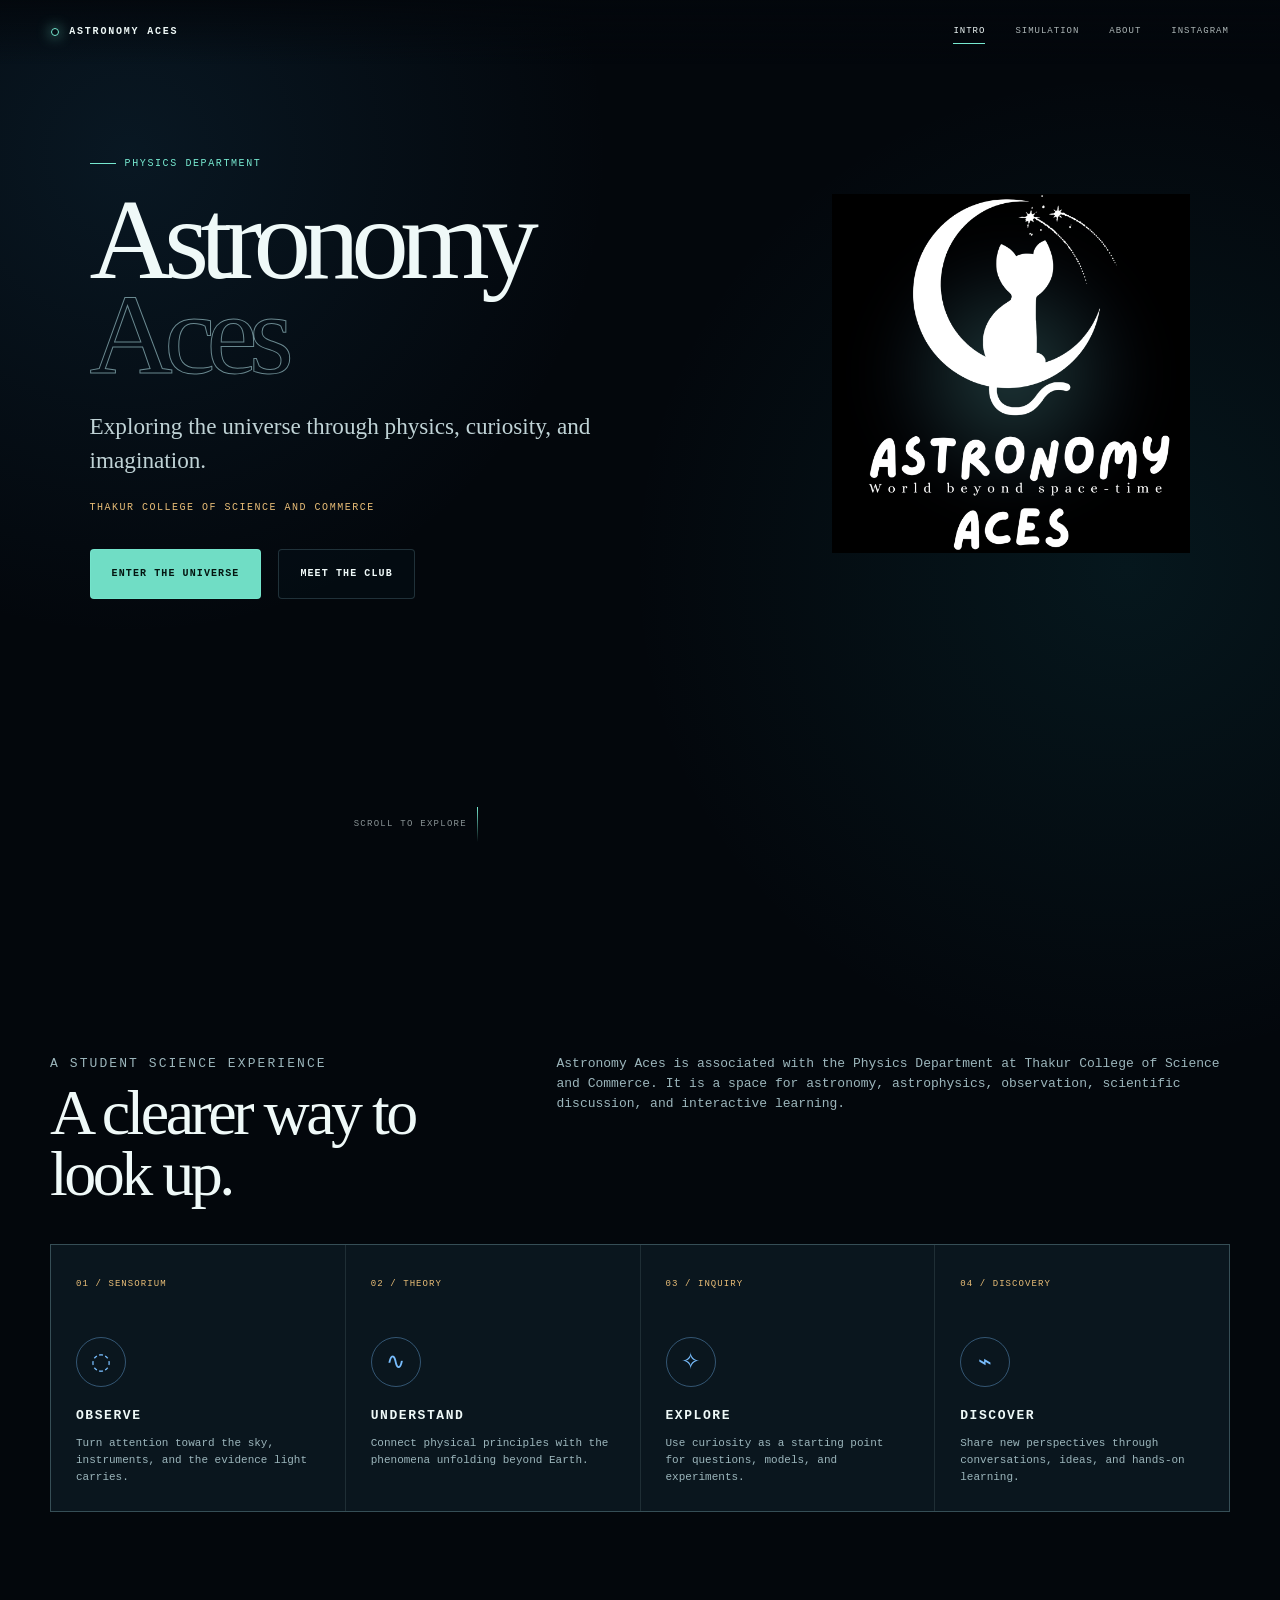
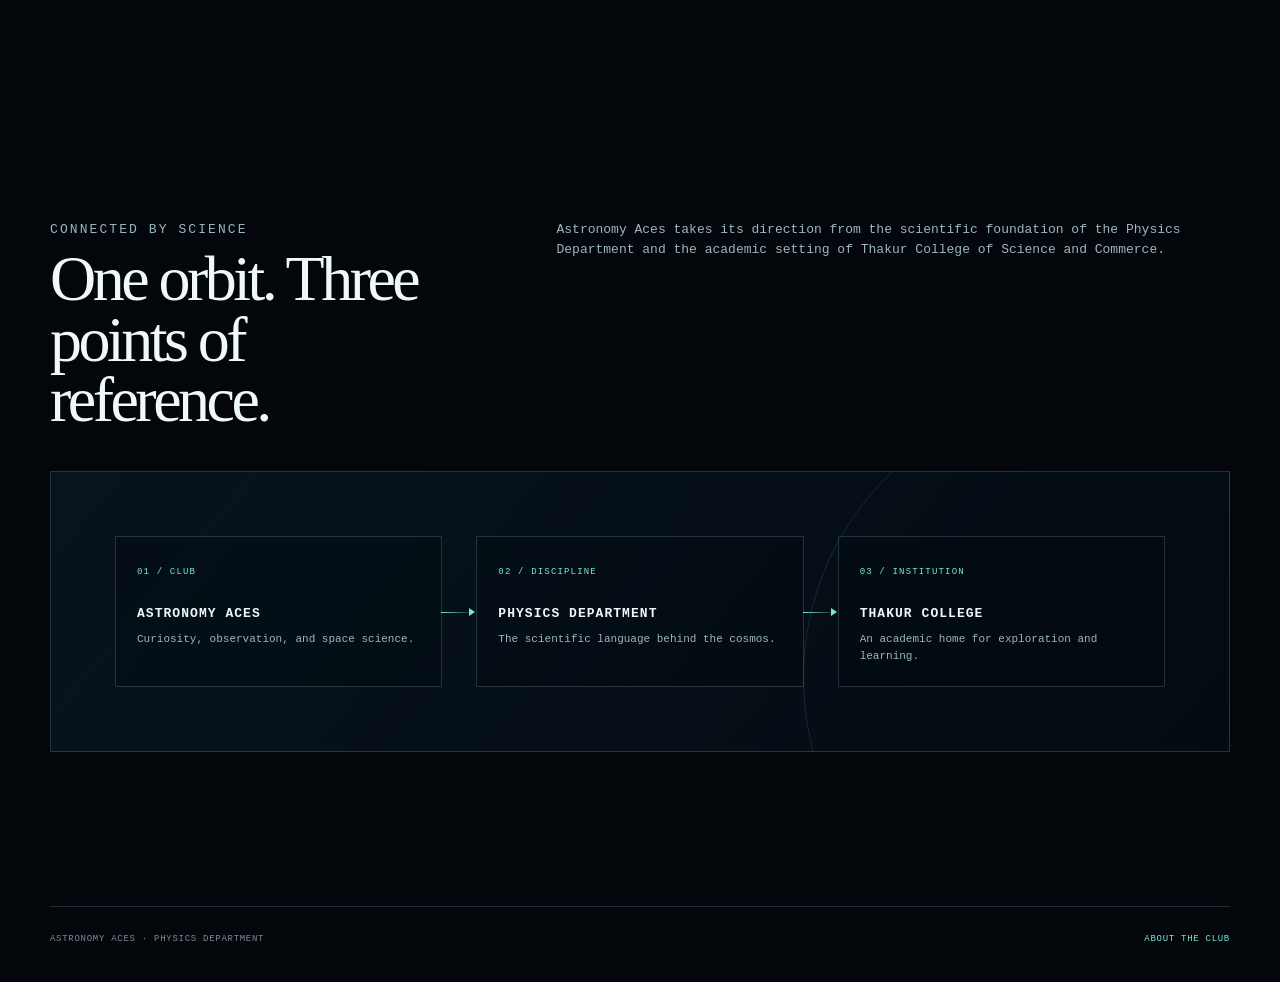
<file: index.html>
<!DOCTYPE html>
<html lang="en">
<head>
  <meta charset="UTF-8">
  <meta name="viewport" content="width=device-width, initial-scale=1.0">
  <meta name="theme-color" content="#03070c">
  <meta name="description" content="Astronomy Aces — a Physics Department initiative at Thakur College of Science and Commerce.">
  <title>Astronomy Aces | Explore the Universe</title>
  <link rel="stylesheet" href="site.css">
</head>
<body>
  <canvas class="cosmic-field" data-cosmic-field aria-hidden="true"></canvas>
  <div class="site-noise" aria-hidden="true"></div>
  <div class="site-shell">
    <header class="site-header">
      <a class="wordmark" href="index.html" aria-label="Astronomy Aces home"><span class="wordmark-dot"></span>Astronomy Aces</a>
      <nav class="site-nav" aria-label="Primary navigation">
        <a href="index.html" aria-current="page">Intro</a>
        <a href="astro_finaldraft.html">Simulation</a>
        <a href="about.html">About</a>
        <a href="about.html#instagram" data-instagram-link>Instagram</a>
      </nav>
    </header>

    <main>
      <section class="hero intro-hero" aria-labelledby="hero-title">
        <div data-reveal>
          <p class="eyebrow">Physics Department</p>
          <h1 id="hero-title" class="hero-title">Astronomy<br><span>Aces</span></h1>
          <p class="hero-copy">Exploring the universe through physics, curiosity, and imagination.</p>
          <p class="institution">Thakur College of Science and Commerce</p>
          <div class="hero-actions">
            <a class="button magnetic" href="astro_finaldraft.html">Enter the universe</a>
            <a class="button button-quiet" href="about.html">Meet the club</a>
          </div>
        </div>
        <div class="logo-stage" data-reveal>
          <img class="club-logo" src="assets/astronomy-aces-logo.png" alt="Astronomy Aces official logo">
        </div>
        <div class="scroll-cue" aria-hidden="true">Scroll to explore</div>
      </section>

      <section class="content-section" aria-labelledby="mission-title">
        <div class="section-heading" data-reveal>
          <div>
            <p class="section-label">A student science experience</p>
            <h2 id="mission-title">A clearer way to look up.</h2>
          </div>
          <p>Astronomy Aces is associated with the Physics Department at Thakur College of Science and Commerce. It is a space for astronomy, astrophysics, observation, scientific discussion, and interactive learning.</p>
        </div>
        <div class="feature-grid">
          <article class="feature" data-reveal><span class="feature-index">01 / SENSORIUM</span><div class="feature-icon">◌</div><h3>OBSERVE</h3><p>Turn attention toward the sky, instruments, and the evidence light carries.</p></article>
          <article class="feature" data-reveal><span class="feature-index">02 / THEORY</span><div class="feature-icon">∿</div><h3>UNDERSTAND</h3><p>Connect physical principles with the phenomena unfolding beyond Earth.</p></article>
          <article class="feature" data-reveal><span class="feature-index">03 / INQUIRY</span><div class="feature-icon">✧</div><h3>EXPLORE</h3><p>Use curiosity as a starting point for questions, models, and experiments.</p></article>
          <article class="feature" data-reveal><span class="feature-index">04 / DISCOVERY</span><div class="feature-icon">⌁</div><h3>DISCOVER</h3><p>Share new perspectives through conversations, ideas, and hands-on learning.</p></article>
        </div>
      </section>

      <section class="content-section" aria-labelledby="connection-title">
        <div class="section-heading" data-reveal>
          <div>
            <p class="section-label">Connected by science</p>
            <h2 id="connection-title">One orbit. Three points of reference.</h2>
          </div>
          <p>Astronomy Aces takes its direction from the scientific foundation of the Physics Department and the academic setting of Thakur College of Science and Commerce.</p>
        </div>
        <div class="connection-panel" data-reveal>
          <div class="system-flow">
            <article class="system-node"><span>01 / CLUB</span><h3>ASTRONOMY ACES</h3><p>Curiosity, observation, and space science.</p></article>
            <article class="system-node"><span>02 / DISCIPLINE</span><h3>PHYSICS DEPARTMENT</h3><p>The scientific language behind the cosmos.</p></article>
            <article class="system-node"><span>03 / INSTITUTION</span><h3>THAKUR COLLEGE</h3><p>An academic home for exploration and learning.</p></article>
          </div>
        </div>
      </section>
    </main>

    <footer class="site-footer"><span>Astronomy Aces · Physics Department</span><a href="about.html">About the club</a></footer>
  </div>
  <script src="site-config.js"></script>
  <script src="site.js"></script>
</body>
</html>
</file>
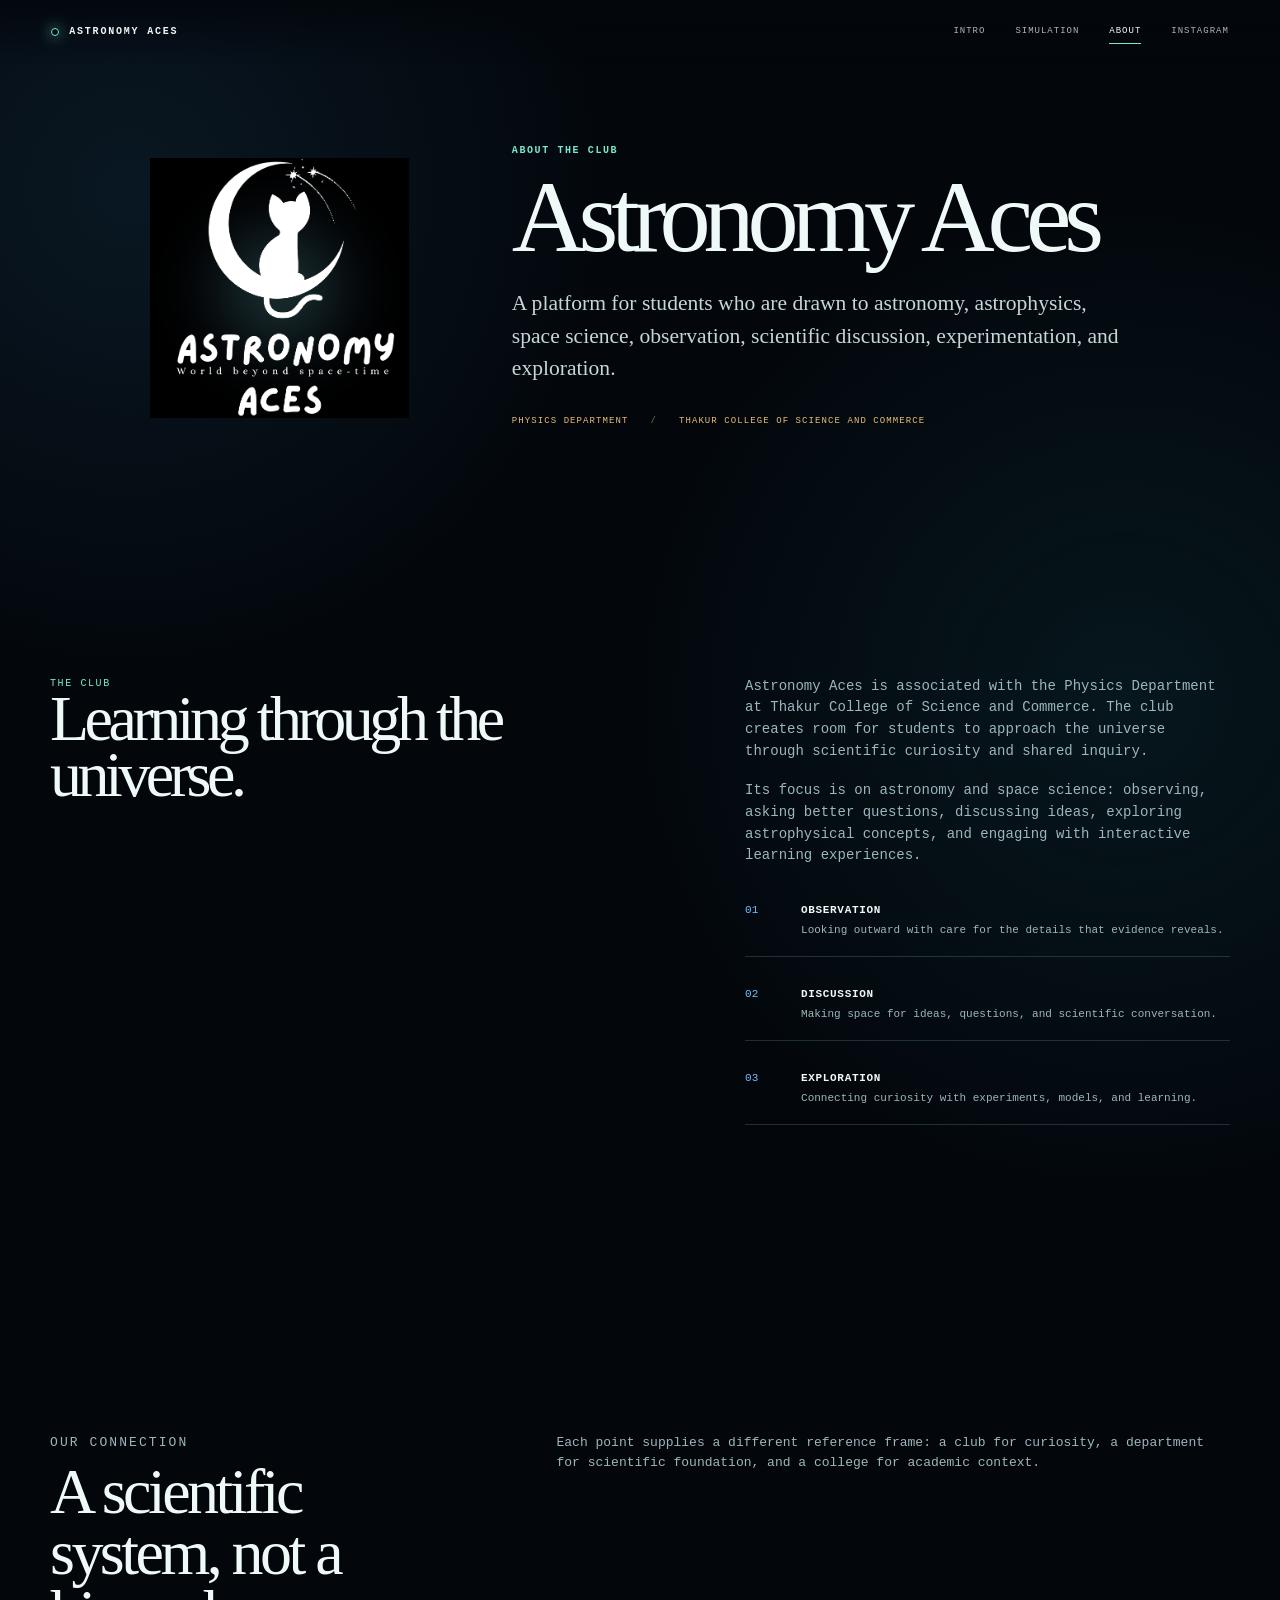
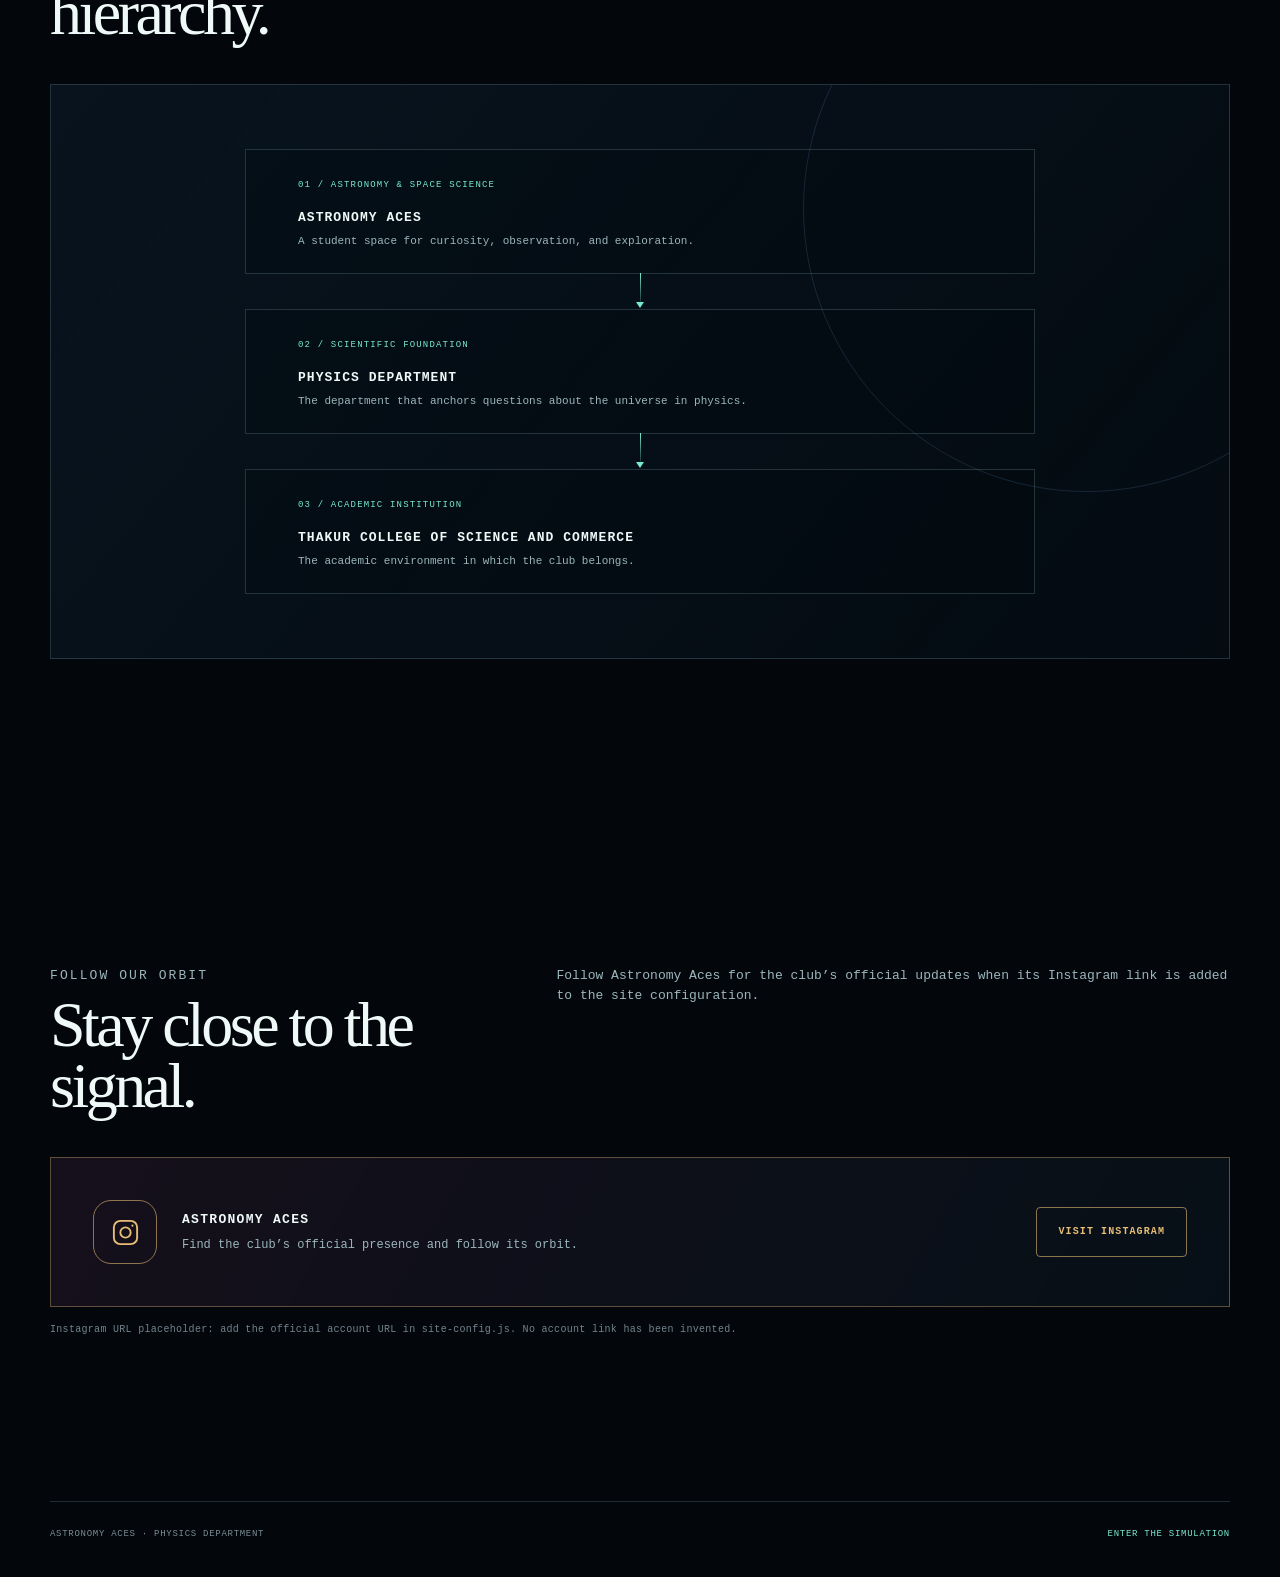
<file: about.html>
<!DOCTYPE html>
<html lang="en">
<head>
  <meta charset="UTF-8">
  <meta name="viewport" content="width=device-width, initial-scale=1.0">
  <meta name="theme-color" content="#03070c">
  <meta name="description" content="About Astronomy Aces, associated with the Physics Department at Thakur College of Science and Commerce.">
  <title>About Astronomy Aces</title>
  <link rel="stylesheet" href="site.css">
</head>
<body>
  <canvas class="cosmic-field" data-cosmic-field aria-hidden="true"></canvas>
  <div class="site-noise" aria-hidden="true"></div>
  <div class="site-shell">
    <header class="site-header">
      <a class="wordmark" href="index.html" aria-label="Astronomy Aces home"><span class="wordmark-dot"></span>Astronomy Aces</a>
      <nav class="site-nav" aria-label="Primary navigation">
        <a href="index.html">Intro</a>
        <a href="astro_finaldraft.html">Simulation</a>
        <a href="about.html" aria-current="page">About</a>
        <a href="#instagram" data-instagram-link>Instagram</a>
      </nav>
    </header>

    <main>
      <section class="hero page-hero about-hero" aria-labelledby="about-title">
        <div class="logo-stage about-logo" data-reveal><img class="club-logo" src="assets/astronomy-aces-logo.png" alt="Astronomy Aces official logo"></div>
        <div data-reveal>
          <h1 id="about-title" class="page-title"><small>About the club</small>Astronomy Aces</h1>
          <p class="about-intro">A platform for students who are drawn to astronomy, astrophysics, space science, observation, scientific discussion, experimentation, and exploration.</p>
          <div class="identity-strip"><span>Physics Department</span><span>Thakur College of Science and Commerce</span></div>
        </div>
      </section>

      <section class="content-section" aria-labelledby="club-purpose">
        <div class="about-grid">
          <div data-reveal>
            <p class="section-label">The club</p>
            <h2 id="club-purpose" class="page-title" style="font-size:clamp(2.7rem,5vw,5rem);">Learning through the universe.</h2>
          </div>
          <div class="about-copy" data-reveal>
            <p>Astronomy Aces is associated with the Physics Department at Thakur College of Science and Commerce. The club creates room for students to approach the universe through scientific curiosity and shared inquiry.</p>
            <p>Its focus is on astronomy and space science: observing, asking better questions, discussing ideas, exploring astrophysical concepts, and engaging with interactive learning experiences.</p>
            <div class="science-notes">
              <div class="science-note"><span>01</span><div><strong>OBSERVATION</strong><p>Looking outward with care for the details that evidence reveals.</p></div></div>
              <div class="science-note"><span>02</span><div><strong>DISCUSSION</strong><p>Making space for ideas, questions, and scientific conversation.</p></div></div>
              <div class="science-note"><span>03</span><div><strong>EXPLORATION</strong><p>Connecting curiosity with experiments, models, and learning.</p></div></div>
            </div>
          </div>
        </div>
      </section>

      <section class="content-section" aria-labelledby="connection-title">
        <div class="section-heading" data-reveal>
          <div><p class="section-label">Our connection</p><h2 id="connection-title">A scientific system, not a hierarchy.</h2></div>
          <p>Each point supplies a different reference frame: a club for curiosity, a department for scientific foundation, and a college for academic context.</p>
        </div>
        <div class="connection-panel" data-reveal>
          <div class="connection-vertical">
            <article class="system-node"><span>01 / ASTRONOMY &amp; SPACE SCIENCE</span><h3>ASTRONOMY ACES</h3><p>A student space for curiosity, observation, and exploration.</p></article>
            <article class="system-node"><span>02 / SCIENTIFIC FOUNDATION</span><h3>PHYSICS DEPARTMENT</h3><p>The department that anchors questions about the universe in physics.</p></article>
            <article class="system-node"><span>03 / ACADEMIC INSTITUTION</span><h3>THAKUR COLLEGE OF SCIENCE AND COMMERCE</h3><p>The academic environment in which the club belongs.</p></article>
          </div>
        </div>
      </section>

      <section id="instagram" class="content-section" aria-labelledby="instagram-title">
        <div class="section-heading" data-reveal>
          <div><p class="section-label">Follow our orbit</p><h2 id="instagram-title">Stay close to the signal.</h2></div>
          <p>Follow Astronomy Aces for the club’s official updates when its Instagram link is added to the site configuration.</p>
        </div>
        <div class="instagram-card" data-reveal>
          <div class="instagram-icon" aria-hidden="true"><svg viewBox="0 0 24 24" fill="none" stroke="currentColor" stroke-width="1.45"><rect x="3" y="3" width="18" height="18" rx="5"></rect><circle cx="12" cy="12" r="4"></circle><circle cx="17.4" cy="6.7" r="0.8" fill="currentColor" stroke="none"></circle></svg></div>
          <div><h3>ASTRONOMY ACES</h3><p>Find the club’s official presence and follow its orbit.</p></div>
          <a class="button magnetic" href="https://www.instagram.com/astronomy.aces?igsh=MWx0cWh3eWEzM3NxNQ==" data-instagram-link>Visit Instagram</a>
        </div>
        <p class="instagram-placeholder">Instagram URL placeholder: add the official account URL in <code>site-config.js</code>. No account link has been invented.</p>
      </section>
    </main>

    <footer class="site-footer"><span>Astronomy Aces · Physics Department</span><a href="astro_finaldraft.html">Enter the simulation</a></footer>
  </div>
  <script src="site-config.js"></script>
  <script src="site.js"></script>
</body>
</html>
</file>
<file: site.css>
:root {
  --void: #03070c;
  --void-soft: #07121c;
  --ink: #eff9f8;
  --muted: #9cb6bc;
  --aqua: #77e9d0;
  --blue: #78bdfd;
  --gold: #e8bd77;
  --line: rgba(161, 222, 236, 0.18);
  --glass: rgba(9, 21, 31, 0.62);
  --serif: Georgia, "Times New Roman", serif;
  --mono: "Aptos Mono", "Cascadia Mono", Consolas, monospace;
}

* { box-sizing: border-box; }
html { background: var(--void); scroll-behavior: smooth; }
body {
  min-width: 320px;
  margin: 0;
  overflow-x: hidden;
  background:
    radial-gradient(circle at 10% 6%, rgba(37, 105, 147, 0.17), transparent 30rem),
    radial-gradient(circle at 88% 22%, rgba(29, 153, 167, 0.11), transparent 31rem),
    var(--void);
  color: var(--ink);
  font-family: var(--mono);
  line-height: 1.55;
}
body::selection { background: rgba(119, 233, 208, 0.28); color: #fff; }
a { color: inherit; text-decoration: none; }
button { font: inherit; }

.cosmic-field { position: fixed; inset: 0; z-index: -3; width: 100%; height: 100%; pointer-events: none; }
.site-noise { position: fixed; inset: 0; z-index: -2; pointer-events: none; opacity: 0.13; background-image: radial-gradient(rgba(255,255,255,0.52) 0.45px, transparent 0.55px); background-size: 5px 5px; mask-image: linear-gradient(to bottom, black, transparent); }
.site-shell { position: relative; isolation: isolate; }

.site-header {
  position: fixed;
  top: 0;
  left: 0;
  z-index: 20;
  display: flex;
  align-items: center;
  justify-content: space-between;
  width: 100%;
  padding: 20px clamp(18px, 4vw, 58px);
  background: linear-gradient(to bottom, rgba(3, 7, 12, 0.88), rgba(3, 7, 12, 0));
}
.wordmark { display: inline-flex; align-items: center; gap: 10px; color: var(--ink); font-size: 10px; font-weight: 700; letter-spacing: 0.18em; text-transform: uppercase; }
.wordmark-dot { width: 8px; height: 8px; border: 1px solid var(--aqua); border-radius: 50%; box-shadow: 0 0 14px rgba(119, 233, 208, 0.85); }
.site-nav { display: flex; align-items: center; gap: clamp(11px, 2.4vw, 30px); }
.site-nav a { position: relative; padding: 5px 0; color: rgba(239, 249, 248, 0.72); font-size: 9px; letter-spacing: 0.11em; text-transform: uppercase; transition: color 180ms ease; }
.site-nav a::after { position: absolute; right: 0; bottom: 0; left: 0; height: 1px; background: var(--aqua); content: ""; transform: scaleX(0); transform-origin: right; transition: transform 180ms ease; }
.site-nav a:hover, .site-nav a[aria-current="page"] { color: var(--ink); }
.site-nav a:hover::after, .site-nav a[aria-current="page"]::after { transform: scaleX(1); transform-origin: left; }

.hero { display: grid; min-height: 100svh; padding: 122px clamp(22px, 7vw, 110px) 58px; }
.intro-hero { grid-template-columns: minmax(0, 1fr) minmax(230px, 0.55fr); align-items: center; gap: clamp(34px, 7vw, 118px); max-width: 1540px; margin: 0 auto; }
.eyebrow { display: inline-flex; align-items: center; gap: 9px; margin: 0 0 21px; color: var(--aqua); font-size: 10px; letter-spacing: 0.16em; text-transform: uppercase; }
.eyebrow::before { width: 26px; height: 1px; background: currentColor; content: ""; }
.hero-title { max-width: 760px; margin: 0; font-family: var(--serif); font-size: clamp(3.4rem, 9vw, 8.8rem); font-weight: 400; letter-spacing: -0.075em; line-height: 0.82; }
.hero-title span { display: block; color: transparent; -webkit-text-stroke: 1px rgba(190, 238, 244, 0.54); }
.hero-copy { max-width: 600px; margin: 29px 0 0; color: #c0d3d6; font-family: var(--serif); font-size: clamp(1.12rem, 2vw, 1.45rem); line-height: 1.45; }
.institution { margin: 22px 0 0; color: var(--gold); font-size: 10px; letter-spacing: 0.15em; text-transform: uppercase; }
.hero-actions { display: flex; flex-wrap: wrap; align-items: center; gap: 17px; margin-top: 34px; }
.button { display: inline-flex; align-items: center; justify-content: center; min-height: 50px; padding: 0 21px; border: 1px solid rgba(119, 233, 208, 0.6); border-radius: 4px; background: rgba(119, 233, 208, 0.95); color: #041611; font-size: 10px; font-weight: 700; letter-spacing: 0.11em; text-transform: uppercase; transition: box-shadow 180ms ease, background 180ms ease, color 180ms ease, transform 180ms ease; }
.button:hover { background: #c4fff3; box-shadow: 0 0 28px rgba(119, 233, 208, 0.27); }
.button:focus-visible, .site-nav a:focus-visible { outline: 2px solid #fff; outline-offset: 4px; }
.button-quiet { border-color: var(--line); background: rgba(8, 20, 29, 0.35); color: var(--ink); }
.button-quiet:hover { border-color: rgba(120, 189, 253, 0.7); background: rgba(120, 189, 253, 0.1); box-shadow: none; }
.logo-stage { position: relative; width: min(100%, 420px); margin-inline: auto; }
.logo-stage::before { position: absolute; inset: 12% 5%; z-index: -1; border-radius: 50%; background: radial-gradient(circle, rgba(115, 208, 216, 0.27), rgba(59, 112, 179, 0.05) 54%, transparent 70%); content: ""; filter: blur(20px); }
.club-logo { display: block; width: 100%; height: auto; filter: invert(1) contrast(1.05); mix-blend-mode: screen; transition: transform 500ms cubic-bezier(.2,.8,.2,1), filter 500ms ease; }
.logo-stage:hover .club-logo { filter: invert(1) contrast(1.18) drop-shadow(0 0 18px rgba(153, 229, 247, 0.28)); transform: translateY(-6px) rotate(-1deg); }
.scroll-cue { align-self: end; justify-self: center; display: inline-flex; align-items: center; gap: 10px; margin-top: 40px; color: rgba(231, 245, 244, 0.59); font-size: 9px; letter-spacing: 0.14em; text-transform: uppercase; }
.scroll-cue::after { width: 1px; height: 35px; background: linear-gradient(var(--aqua), transparent); content: ""; animation: scroll-line 1.7s ease-in-out infinite; }

.content-section { width: min(1180px, calc(100% - 44px)); margin: 0 auto; padding: clamp(80px, 12vw, 156px) 0; }
.section-heading { display: grid; grid-template-columns: minmax(0, 0.6fr) minmax(280px, 1fr); gap: clamp(28px, 8vw, 140px); align-items: start; margin-bottom: 40px; }
.section-label { margin: 0; color: var(--aqua); font-size: 10px; letter-spacing: 0.16em; text-transform: uppercase; }
.section-heading h2 { max-width: 650px; margin: 9px 0 0; font-family: var(--serif); font-size: clamp(2.4rem, 5vw, 4.7rem); font-weight: 400; letter-spacing: -0.055em; line-height: 0.95; }
.section-heading p { margin: 0; color: var(--muted); font-size: 13px; }
.feature-grid { display: grid; grid-template-columns: repeat(4, 1fr); gap: 1px; border: 1px solid var(--line); background: var(--line); }
.feature { min-height: 245px; padding: 25px; background: rgba(5, 15, 23, 0.76); transition: background 220ms ease, transform 220ms ease; }
.feature:hover { background: rgba(13, 35, 46, 0.86); transform: translateY(-5px); }
.feature-index { color: var(--gold); font-size: 9px; letter-spacing: 0.12em; }
.feature-icon { display: grid; place-items: center; width: 50px; height: 50px; margin: 42px 0 19px; border: 1px solid rgba(120, 189, 253, 0.38); border-radius: 50%; color: var(--blue); font-family: var(--serif); font-size: 23px; }
.feature h3 { margin: 0; font-size: 13px; letter-spacing: 0.12em; }
.feature p { margin: 9px 0 0; color: var(--muted); font-size: 11px; }

.connection-panel { position: relative; overflow: hidden; border: 1px solid var(--line); background: linear-gradient(130deg, rgba(8, 22, 34, 0.82), rgba(5, 13, 21, 0.58)); padding: clamp(27px, 5vw, 64px); }
.connection-panel::after { position: absolute; top: -28%; right: -12%; width: 48%; aspect-ratio: 1; border: 1px solid rgba(120, 189, 253, 0.15); border-radius: 50%; content: ""; }
.system-flow { position: relative; z-index: 1; display: grid; grid-template-columns: repeat(3, 1fr); align-items: stretch; gap: 34px; }
.system-node { position: relative; min-height: 145px; padding: 21px; border: 1px solid rgba(177, 229, 239, 0.18); background: rgba(2, 8, 14, 0.38); }
.system-node:not(:last-child)::after { position: absolute; top: 50%; right: -34px; width: 34px; height: 1px; background: linear-gradient(to right, var(--aqua), transparent); content: ""; }
.system-node:not(:last-child)::before { position: absolute; top: calc(50% - 4px); right: -34px; border-width: 4px 0 4px 6px; border-style: solid; border-color: transparent transparent transparent var(--aqua); content: ""; }
.system-node span { color: var(--aqua); font-size: 9px; letter-spacing: 0.13em; }
.system-node h3 { margin: 21px 0 7px; font-size: 13px; letter-spacing: 0.08em; }
.system-node p { margin: 0; color: var(--muted); font-size: 11px; }

.page-hero { min-height: 58svh; padding-bottom: 68px; }
.about-hero { grid-template-columns: minmax(170px, 0.42fr) minmax(0, 1fr); align-items: center; gap: clamp(36px, 8vw, 150px); max-width: 1160px; margin: 0 auto; }
.about-logo { width: min(100%, 320px); }
.page-title { margin: 0; font-family: var(--serif); font-size: clamp(3.2rem, 8vw, 7.1rem); font-weight: 400; letter-spacing: -0.07em; line-height: 0.88; }
.page-title small { display: block; margin-bottom: 16px; color: var(--aqua); font-family: var(--mono); font-size: 10px; font-weight: 700; letter-spacing: 0.16em; text-transform: uppercase; }
.about-intro { max-width: 670px; margin: 25px 0 0; color: #c6d6d7; font-family: var(--serif); font-size: clamp(1.08rem, 2vw, 1.35rem); line-height: 1.52; }
.identity-strip { display: flex; flex-wrap: wrap; gap: 12px 22px; margin-top: 30px; color: var(--gold); font-size: 9px; letter-spacing: 0.12em; text-transform: uppercase; }
.identity-strip span + span::before { margin-right: 22px; color: rgba(232, 189, 119, 0.55); content: "/"; }

.about-grid { display: grid; grid-template-columns: 1.1fr 0.9fr; gap: clamp(28px, 8vw, 110px); align-items: start; }
.about-copy { color: var(--muted); font-size: 14px; }
.about-copy p { margin: 0 0 18px; }
.science-notes { display: grid; gap: 12px; }
.science-note { display: grid; grid-template-columns: 42px 1fr; gap: 14px; padding: 17px 0; border-bottom: 1px solid var(--line); }
.science-note span { color: var(--blue); font-size: 11px; }
.science-note strong { display: block; color: var(--ink); font-size: 11px; letter-spacing: 0.06em; }
.science-note p { margin: 3px 0 0; color: var(--muted); font-size: 11px; }
.connection-vertical { display: grid; width: min(100%, 790px); margin: 0 auto; }
.connection-vertical .system-node { min-height: 125px; padding-left: clamp(22px, 5vw, 52px); }
.connection-vertical .system-node:not(:last-child)::after { top: auto; right: auto; bottom: -35px; left: 50%; width: 1px; height: 35px; background: linear-gradient(to bottom, var(--aqua), transparent); }
.connection-vertical .system-node:not(:last-child)::before { top: auto; right: auto; bottom: -35px; left: calc(50% - 4px); border-width: 6px 4px 0; border-color: var(--aqua) transparent transparent; }
.connection-vertical .system-node + .system-node { margin-top: 35px; }
.connection-vertical h3 { margin: 12px 0 5px; }

.instagram-card { display: grid; grid-template-columns: auto minmax(0, 1fr) auto; align-items: center; gap: 25px; border: 1px solid rgba(232, 189, 119, 0.36); background: linear-gradient(120deg, rgba(44, 26, 47, 0.44), rgba(8, 20, 29, 0.68)); padding: clamp(22px, 4vw, 42px); }
.instagram-icon { display: grid; place-items: center; width: 64px; height: 64px; border: 1px solid rgba(232, 189, 119, 0.58); border-radius: 18px; color: var(--gold); }
.instagram-icon svg { width: 31px; }
.instagram-card h3 { margin: 0; font-size: 13px; letter-spacing: 0.1em; }
.instagram-card p { margin: 6px 0 0; color: var(--muted); font-size: 12px; }
.instagram-card .button { border-color: rgba(232, 189, 119, 0.58); background: transparent; color: var(--gold); }
.instagram-card .button:hover { background: rgba(232, 189, 119, 0.12); box-shadow: 0 0 24px rgba(232, 189, 119, 0.16); }
.instagram-placeholder { margin-top: 15px; color: rgba(156, 182, 188, 0.72); font-size: 10px; letter-spacing: 0.03em; }

.site-footer { display: flex; justify-content: space-between; gap: 25px; width: min(1180px, calc(100% - 44px)); margin: 0 auto; padding: 26px 0 35px; border-top: 1px solid var(--line); color: rgba(156, 182, 188, 0.77); font-size: 9px; letter-spacing: 0.08em; text-transform: uppercase; }
.site-footer a { color: var(--aqua); }
[data-reveal] { opacity: 0; transform: translateY(18px); transition: opacity 700ms ease, transform 700ms cubic-bezier(.2,.8,.2,1); }
[data-reveal].is-visible { opacity: 1; transform: translateY(0); }

@keyframes scroll-line { 50% { opacity: 0.25; transform: translateY(8px); } }
@media (max-width: 840px) {
  .site-header { padding: 16px 18px; }
  .wordmark { font-size: 8px; letter-spacing: 0.12em; }
  .site-nav { gap: 12px; }
  .site-nav a { font-size: 8px; letter-spacing: 0.07em; }
  .intro-hero, .about-hero { grid-template-columns: 1fr; }
  .intro-hero { padding-top: 112px; }
  .logo-stage { order: -1; width: min(68vw, 310px); }
  .about-logo { width: min(57vw, 245px); }
  .hero-title { font-size: clamp(3.2rem, 16vw, 6.2rem); }
  .section-heading, .about-grid { grid-template-columns: 1fr; }
  .feature-grid { grid-template-columns: 1fr 1fr; }
  .system-flow { grid-template-columns: 1fr; gap: 34px; }
  .system-node:not(:last-child)::after { top: auto; right: auto; bottom: -34px; left: 50%; width: 1px; height: 34px; background: linear-gradient(to bottom, var(--aqua), transparent); }
  .system-node:not(:last-child)::before { top: auto; right: auto; bottom: -34px; left: calc(50% - 4px); border-width: 6px 4px 0; border-color: var(--aqua) transparent transparent; }
  .instagram-card { grid-template-columns: auto minmax(0, 1fr); }
  .instagram-card .button { grid-column: 1 / -1; }
}
@media (max-width: 520px) {
  .site-header { align-items: flex-start; }
  .wordmark { max-width: 82px; line-height: 1.35; }
  .site-nav { flex-wrap: wrap; justify-content: flex-end; max-width: 222px; row-gap: 3px; }
  .hero { padding-right: 22px; padding-left: 22px; }
  .hero-copy { font-size: 1.08rem; }
  .hero-actions { align-items: stretch; flex-direction: column; }
  .button { width: 100%; }
  .content-section { width: min(100% - 32px, 1180px); }
  .feature-grid { grid-template-columns: 1fr; }
  .feature { min-height: 185px; }
  .feature-icon { margin: 22px 0 15px; }
  .identity-strip { display: grid; gap: 8px; }
  .identity-strip span + span::before { display: none; }
  .instagram-card { grid-template-columns: 1fr; gap: 17px; }
  .site-footer { align-items: flex-start; flex-direction: column; width: min(100% - 32px, 1180px); }
}
@media (prefers-reduced-motion: reduce) {
  *, *::before, *::after { scroll-behavior: auto !important; animation-duration: 1ms !important; transition-duration: 1ms !important; }
  [data-reveal] { opacity: 1; transform: none; }
}
</file>
